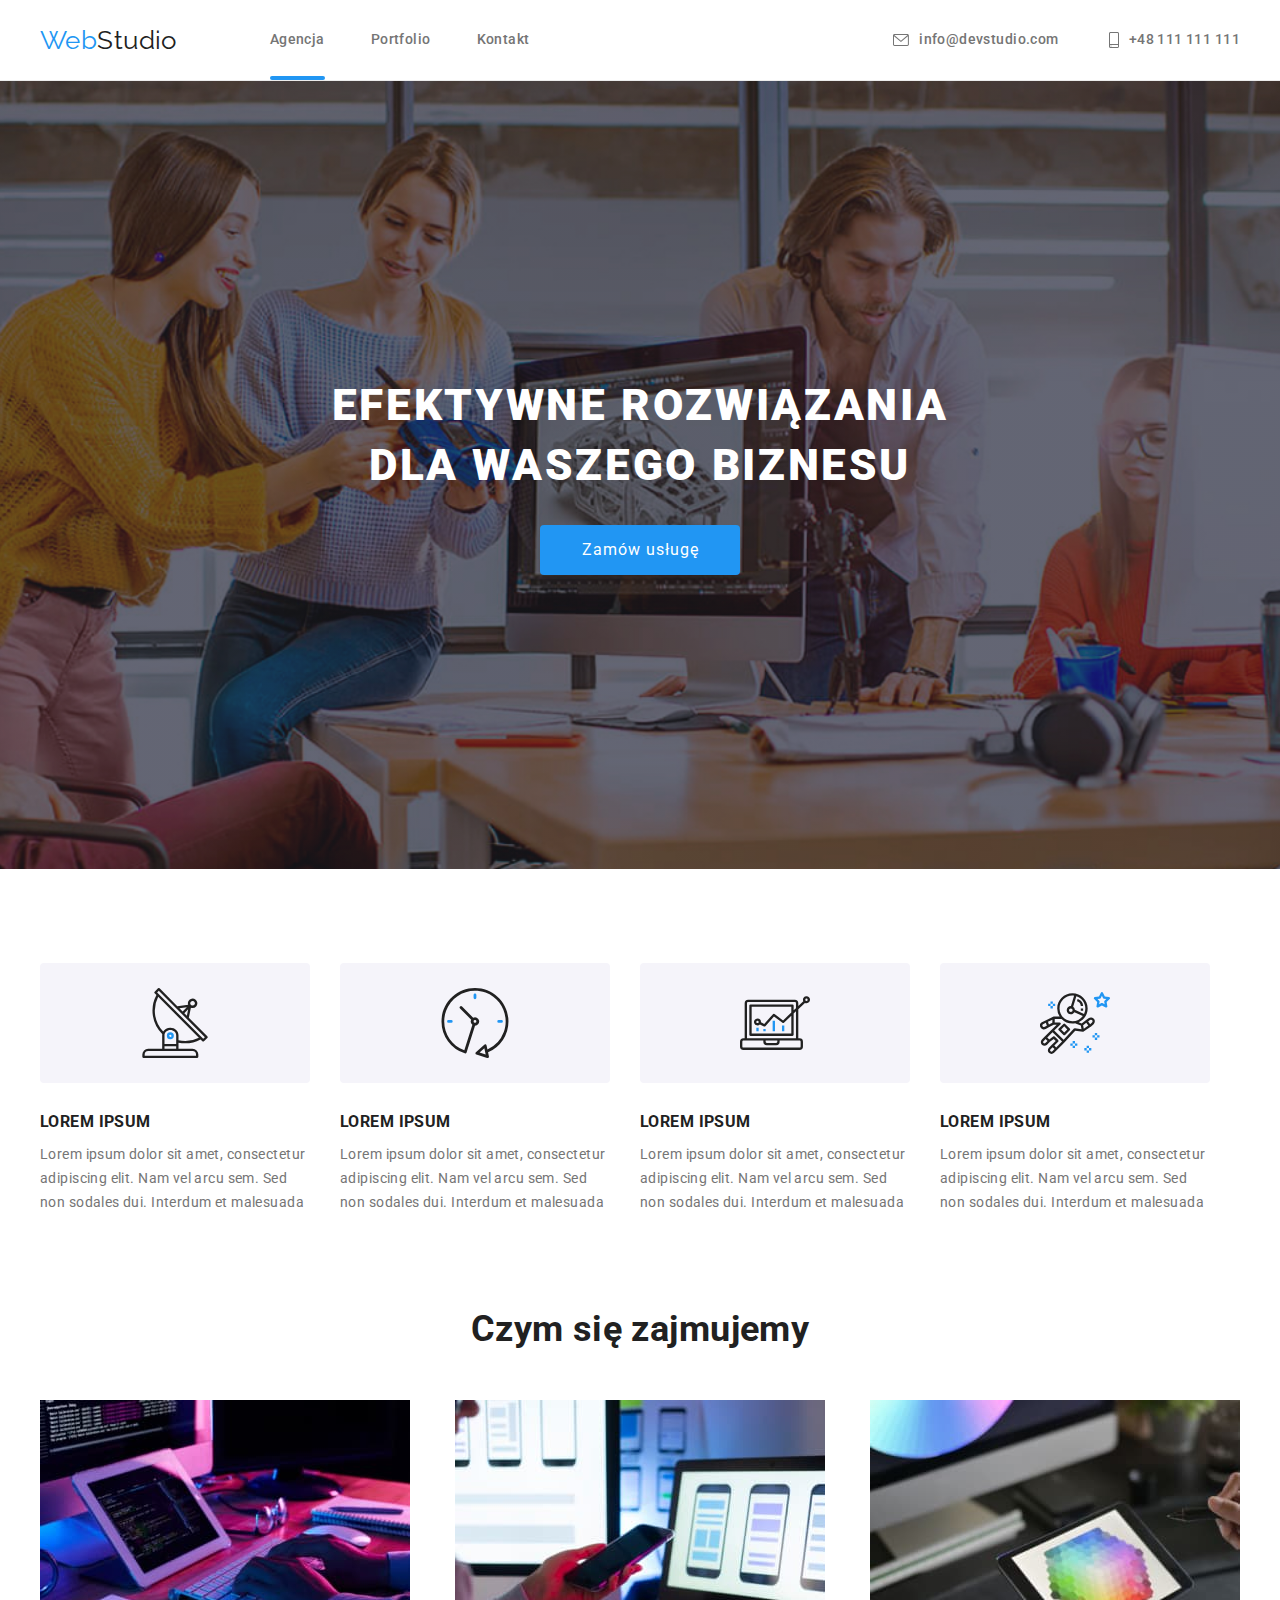
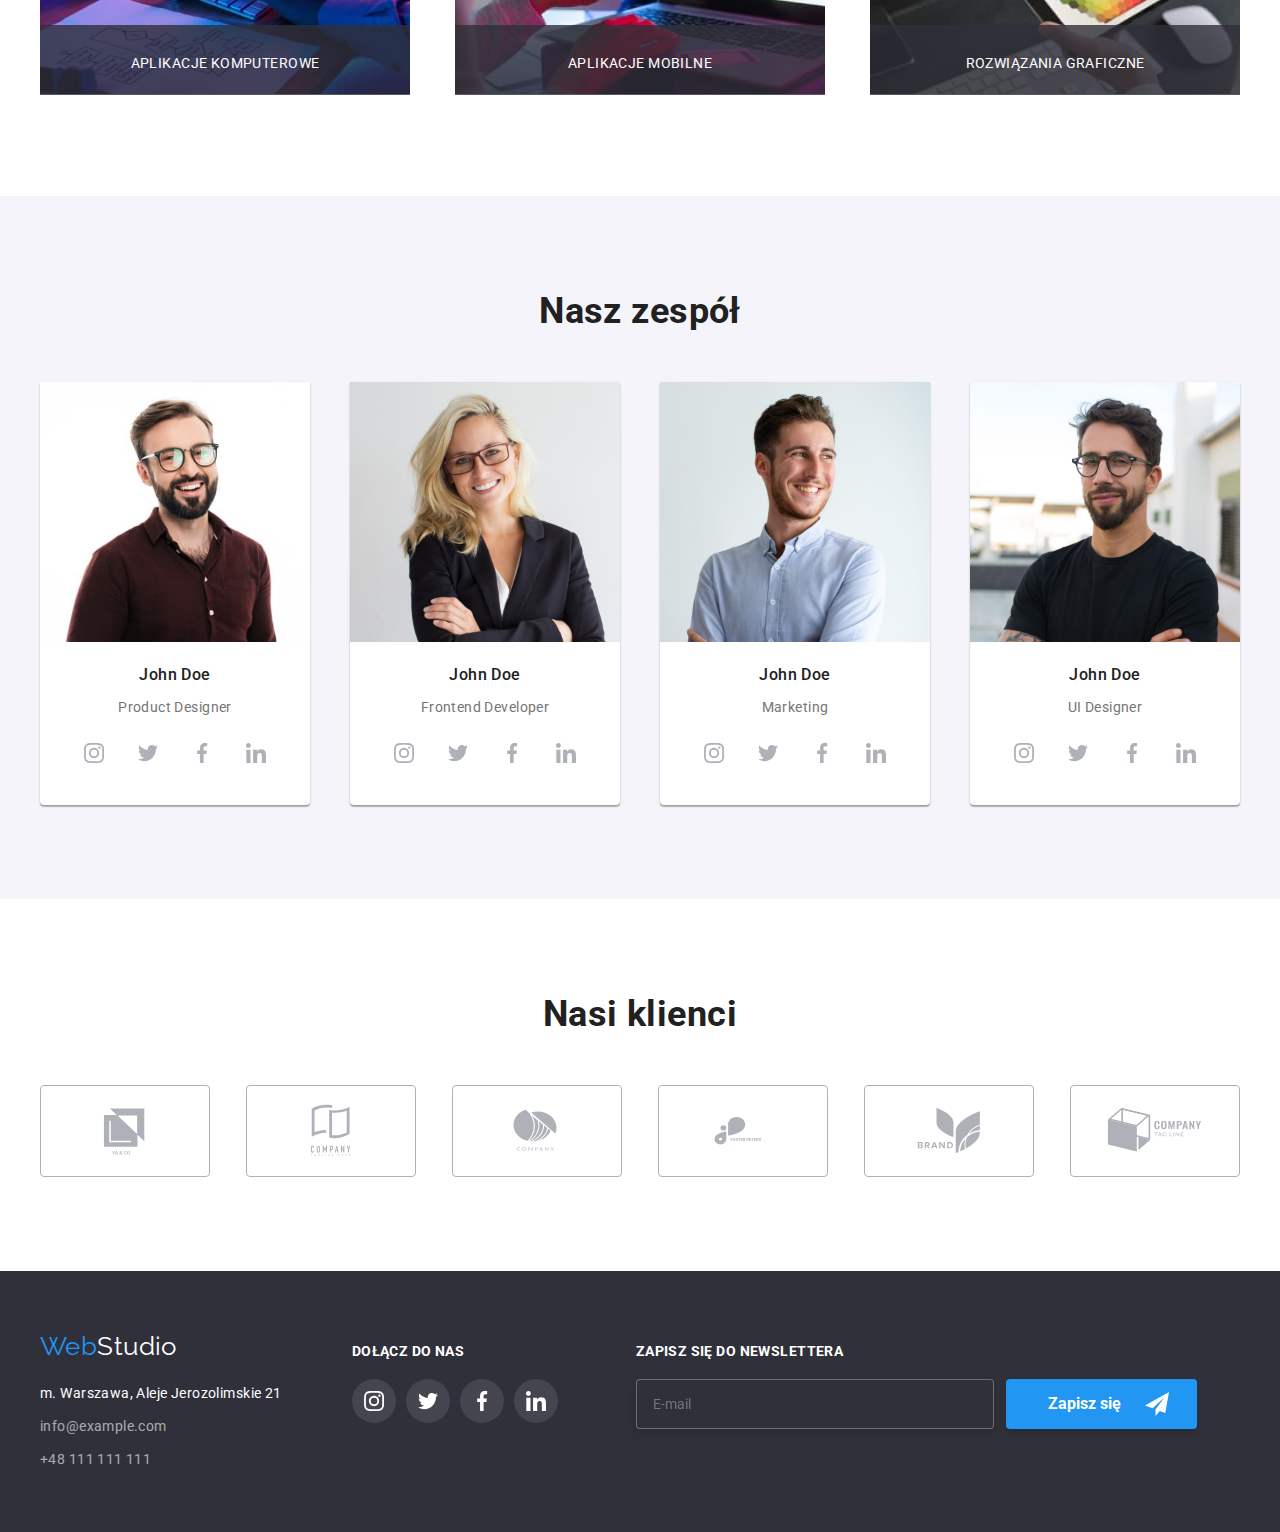
<file: index.html>
<!DOCTYPE html>
<html lang="en">
  <head>
    <meta charset="UTF-8" />
    <meta http-equiv="X-UA-Compatible" content="IE=edge" />
    <meta name="viewport" content="width=device-width, initial-scale=1.0" />
    <link rel="preconnect" href="https://fonts.googleapis.com" />
    <link rel="preconnect" href="https://fonts.gstatic.com" crossorigin />
    <link
      href="https://fonts.googleapis.com/css2?family=Raleway:wght@700&family=Roboto:wght@400;500;700;900&display=swap"
      rel="stylesheet"
    />
    <link
      rel="stylesheet"
      href="https://cdnjs.cloudflare.com/ajax/libs/modern-normalize/1.1.0/modern-normalize.min.css"
      integrity="sha512-wpPYUAdjBVSE4KJnH1VR1HeZfpl1ub8YT/NKx4PuQ5NmX2tKuGu6U/JRp5y+Y8XG2tV+wKQpNHVUX03MfMFn9Q=="
      crossorigin="anonymous"
      referrerpolicy="no-referrer"
    />
    <link rel="stylesheet" href="./css/morern-normalize.min.css" />
    <link rel="stylesheet" href="./css/styles.css" />
    <title>Studio</title>
  </head>
  <body>
    <header class="header">
      <div class="container nav-container">
        <nav class="nav-header">
          <a class="logo link" href="index.html">Web<span class="logo-color">Studio</span></a>
          <ul class="menu">
            <li class="navigation-list">
              <div class="is-active">
                <a class="navigation-list-link link" href="./index.html">Agencja</a>
              </div>
            </li>
            <li class="navigation-list">
              <a class="navigation-list-link link" href="./portfolio.html">Portfolio</a>
            </li>
            <li class="navigation-list">
              <a class="navigation-list-link link" href="/Kontakt">Kontakt</a>
            </li>
          </ul>
        </nav>
        <ul class="contact">
          <li class="mail-list">
            <svg class="contact-svg" width="16" height="12">
              <use href="./images/icons.svg#icon-envelope"></use>
            </svg>
            <a class="link-contact link" href="mailto:info@devstudio.com">info@devstudio.com</a>
          </li>
          <li class="mail-list">
            <svg class="contact-svg" width="10" height="16">
              <use href="./images/icons.svg#icon-smartphone"></use>
            </svg>
            <a class="link-contact link" href="tel:+48111111111">+48 111 111 111</a>
          </li>
        </ul>
      </div>
    </header>
    <!--  Efektywne Rozwiązania hero  -->
    <main>
      <section class="section business-solutions">
        <div class="container business-solutions-container">
          <h1 class="hero-item-text">EFEKTYWNE ROZWIĄZANIA DLA WASZEGO BIZNESU</h1>
          <button type="button" class="business-solutions-button" data-modal-open>
            Zamów usługę
          </button>
        </div>
      </section>
      <section class="section section-lorem">
        <div class="container">
          <ul class="hero-description-list">
            <li class="hero-description-text">
              <div class="box-lorem">
                <svg class="box-lorem-svg" width="70" height="70">
                  <use href="./images/icons.svg#icon-antenna-1"></use>
                </svg>
              </div>
              <h3 class="undertitle">LOREM IPSUM</h3>
              <p class="hero-text">
                Lorem ipsum dolor sit amet, consectetur adipiscing elit. Nam vel arcu sem. Sed non
                sodales dui. Interdum et malesuada
              </p>
            </li>
            <li class="hero-description-text">
              <div class="box-lorem">
                <svg class="box-lorem-svg" width="70" height="70">
                  <use href="./images/icons.svg#icon-clock-1"></use>
                </svg>
              </div>
              <h3 class="undertitle">LOREM IPSUM</h3>
              <p class="hero-text">
                Lorem ipsum dolor sit amet, consectetur adipiscing elit. Nam vel arcu sem. Sed non
                sodales dui. Interdum et malesuada
              </p>
            </li>
            <li class="hero-description-text">
              <div class="box-lorem">
                <svg class="box-lorem-svg" width="70" height="70">
                  <use href="./images/icons.svg#icon-diagram-1"></use>
                </svg>
              </div>
              <h3 class="undertitle">LOREM IPSUM</h3>
              <p class="hero-text">
                Lorem ipsum dolor sit amet, consectetur adipiscing elit. Nam vel arcu sem. Sed non
                sodales dui. Interdum et malesuada
              </p>
            </li>
            <li class="hero-description-text">
              <div class="box-lorem">
                <svg class="box-lorem-svg" width="70" height="70">
                  <use href="./images/icons.svg#icon-astronaut-1"></use>
                </svg>
              </div>
              <h3 class="undertitle">LOREM IPSUM</h3>
              <p class="hero-text">
                Lorem ipsum dolor sit amet, consectetur adipiscing elit. Nam vel arcu sem. Sed non
                sodales dui. Interdum et malesuada
              </p>
            </li>
          </ul>
        </div>
      </section>
      <!--  about  -->
      <section class="section">
        <div class="container">
          <h2 class="secondary-undertitle">Czym się zajmujemy</h2>
          <ul class="about-img-list">
            <div class="aplication">
              <li class="item">
                <img
                  class="abaut-img-list-img"
                  src="./images/1.jpg"
                  alt="computer"
                  width="370"
                  height="294"
                />
              </li>
              <p class="aplication-text">APLIKACJE KOMPUTEROWE</p>
            </div>
            <div class="aplication">
              <li class="item">
                <img
                  class="abaut-img-list-img"
                  src="./images/2.jpg"
                  alt="mobilephone"
                  width="370"
                  height="294"
                />
              </li>
              <p class="aplication-text">APLIKACJE MOBILNE</p>
            </div>
            <div class="aplication">
              <li class="item">
                <img
                  class="abaut-img-list-img"
                  src="./images/3.jpg"
                  alt="tablet"
                  width="370"
                  height="294"
                />
              </li>
              <p class="aplication-text">ROZWIĄZANIA GRAFICZNE</p>
            </div>
          </ul>
        </div>
      </section>
      <!--  team  -->
      <section class="section bg-color">
        <div class="container">
          <h2 class="secondary-undertitle">Nasz zespół</h2>
          <ul class="team-img-list">
            <li class="team-img-list-item">
              <img
                class="team-img-list-img"
                src="./images/7.jpg"
                alt="john doe product designer"
                width="270"
                height="260"
              />
              <h3 class="team-name">John Doe</h3>
              <p class="team-job">Product Designer</p>
              <ul class="social-list">
                <li>
                  <a class="social-media">
                    <svg class="social-media-svg" width="20" height="20">
                      <use href="./images/icons.svg#icon-instagram-2"></use>
                    </svg>
                  </a>
                </li>
                <li>
                  <a class="social-media">
                    <svg class="social-media-svg" width="20" height="20">
                      <use href="./images/icons.svg#icon-twitter-1"></use>
                    </svg>
                  </a>
                </li>
                <li>
                  <a class="social-media">
                    <svg class="social-media-svg" width="20" height="20">
                      <use href="./images/icons.svg#icon-facebook-1"></use>
                    </svg>
                  </a>
                </li>
                <li>
                  <a class="social-media">
                    <svg class="social-media-svg" width="20" height="20">
                      <use href="./images/icons.svg#icon-linkedin-1"></use>
                    </svg>
                  </a>
                </li>
              </ul>
            </li>
            <li class="team-img-list-item">
              <img
                class="team-img-list-img"
                src="./images/4.jpg"
                alt="john doe frontend developer"
                width="270"
                height="260"
              />
              <h3 class="team-name">John Doe</h3>
              <p class="team-job">Frontend Developer</p>
              <ul class="social-list">
                <li>
                  <a class="social-media">
                    <svg class="social-media-svg" width="20" height="20">
                      <use href="./images/icons.svg#icon-instagram-2"></use>
                    </svg>
                  </a>
                </li>
                <li>
                  <a class="social-media">
                    <svg class="social-media-svg" width="20" height="20">
                      <use href="./images/icons.svg#icon-twitter-1"></use>
                    </svg>
                  </a>
                </li>
                <li>
                  <a class="social-media">
                    <svg class="social-media-svg" width="20" height="20">
                      <use href="./images/icons.svg#icon-facebook-1"></use>
                    </svg>
                  </a>
                </li>
                <li>
                  <a class="social-media">
                    <svg class="social-media-svg" width="20" height="20">
                      <use href="./images/icons.svg#icon-linkedin-1"></use>
                    </svg>
                  </a>
                </li>
              </ul>
            </li>
            <li class="team-img-list-item">
              <img
                class="team-img-list-img"
                src="./images/5.jpg"
                alt="john doe marketing"
                width="270"
                height="260"
              />
              <h3 class="team-name">John Doe</h3>
              <p class="team-job">Marketing</p>
              <ul class="social-list">
                <li>
                  <a class="social-media">
                    <svg class="social-media-svg" width="20" height="20">
                      <use href="./images/icons.svg#icon-instagram-2"></use>
                    </svg>
                  </a>
                </li>
                <li>
                  <a class="social-media">
                    <svg class="social-media-svg" width="20" height="20">
                      <use href="./images/icons.svg#icon-twitter-1"></use>
                    </svg>
                  </a>
                </li>
                <li>
                  <a class="social-media">
                    <svg class="social-media-svg" width="20" height="20">
                      <use href="./images/icons.svg#icon-facebook-1"></use>
                    </svg>
                  </a>
                </li>
                <li>
                  <a class="social-media">
                    <svg class="social-media-svg" width="20" height="20">
                      <use href="./images/icons.svg#icon-linkedin-1"></use>
                    </svg>
                  </a>
                </li>
              </ul>
            </li>
            <li class="team-img-list-item">
              <img
                class="team-img-list-img"
                src="./images/6.jpg"
                alt="john doe ui designer"
                width="270"
                height="260"
              />
              <h3 class="team-name">John Doe</h3>
              <p class="team-job">UI Designer</p>
              <ul class="social-list">
                <li>
                  <a class="social-media">
                    <svg class="social-media-svg" width="20" height="20">
                      <use href="./images/icons.svg#icon-instagram-2"></use>
                    </svg>
                  </a>
                </li>
                <li>
                  <a class="social-media">
                    <svg class="social-media-svg" width="20" height="20">
                      <use href="./images/icons.svg#icon-twitter-1"></use>
                    </svg>
                  </a>
                </li>
                <li>
                  <a class="social-media">
                    <svg class="social-media-svg" width="20" height="20">
                      <use href="./images/icons.svg#icon-facebook-1"></use>
                    </svg>
                  </a>
                </li>
                <li>
                  <a class="social-media">
                    <svg class="social-media-svg" width="20" height="20">
                      <use href="./images/icons.svg#icon-linkedin-1"></use>
                    </svg>
                  </a>
                </li>
              </ul>
            </li>
          </ul>
        </div>
      </section>
      <section class="section our-customers">
        <div class="container">
          <h2 class="secondary-undertitle">Nasi klienci</h2>
          <ul class="our-clients">
            <li>
              <a class="companies-clients" href="#">
                <svg width="106" height="60.04">
                  <use class="logo-our-customers" href="./images/icons.svg#icon-Logo"></use>
                </svg>
              </a>
            </li>
            <li>
              <a class="companies-clients" href="#">
                <svg width="106" height="60.04">
                  <use class="logo-our-customers" href="./images/icons.svg#icon-Logo-1"></use>
                </svg>
              </a>
            </li>
            <li>
              <a class="companies-clients" href="#">
                <svg width="106" height="60">
                  <use class="logo-our-customers" href="./images/icons.svg#icon-Logo-2"></use>
                </svg>
              </a>
            </li>
            <li>
              <a class="companies-clients" href="#">
                <svg width="84.44" height="40.62">
                  <use class="logo-our-customers" href="./images/icons.svg#icon-Logo-3"></use>
                </svg>
              </a>
            </li>
            <li>
              <a class="companies-clients" href="#">
                <svg width="106" height="60">
                  <use class="logo" href="./images/icons.svg#icon-Logo-4"></use>
                </svg>
              </a>
            </li>
            <li>
              <a class="companies-clients" href="#">
                <svg width="106" height="60">
                  <use class="logo" href="./images/icons.svg#icon-Logo-5"></use>
                </svg>
              </a>
            </li>
          </ul>
        </div>
      </section>
    </main>
    <footer class="footer">
      <div class="container footer-both">
        <div class="footer-container">
          <a class="logo logo-footer" href="index.html"
            >Web<span class="footer-logo-color">Studio</span></a
          >
          <address>
            <ul class="address list">
              <li class="footer-address footer-li">
                <a
                  class="footer-address-item link"
                  href="https://goo.gl/maps/xpxpCTiTsb5umE3t5"
                  target="_blank"
                  >m. Warszawa, Aleje Jerozolimskie 21</a
                >
              </li>
              <li class="address-mail-footer footer-li">
                <a class="footer-tel-mail" href="mailto:info@example.com">info@example.com</a>
              </li>
              <li class="address-tel-footer">
                <a class="footer-tel-mail" href="tel:+48111111111">+48 111 111 111</a>
              </li>
            </ul>
          </address>
        </div>
        <div class="footer-container-right">
          <h4 class="join-us">DOŁĄCZ DO NAS</h4>
          <ul class="list-svg-join-us">
            <li>
              <a class="svg-join-us">
                <svg class="svg-join-us-svg" width="20" height="20">
                  <use href="./images/icons.svg#icon-instagram-2"></use>
                </svg>
              </a>
            </li>
            <li>
              <a class="svg-join-us">
                <svg class="svg-join-us-svg" width="20" height="20">
                  <use href="./images/icons.svg#icon-twitter-1"></use>
                </svg>
              </a>
            </li>
            <li>
              <a class="svg-join-us">
                <svg class="svg-join-us-svg" width="20" height="20">
                  <use href="./images/icons.svg#icon-facebook-1"></use>
                </svg>
              </a>
            </li>
            <li>
              <a class="svg-join-us">
                <svg class="svg-join-us-svg" width="20" height="20">
                  <use href="./images/icons.svg#icon-linkedin-1"></use>
                </svg>
              </a>
            </li>
          </ul>
        </div>
        <div class="newsletter-box">
          <h4 class="join-us">Zapisz się do newslettera</h4>
          <form class="newsletter-form">
            <label>
              <input class="newsletter-input" type="email" name="email" placeholder="E-mail" />
            </label>
            <button class="newsletter-button" type="submit">
              Zapisz się<svg class="icon-send" width="24" height="24">
                <use href="./images/icons.svg#icon-icon-send"></use>
              </svg>
            </button>
          </form>
        </div>
      </div>
    </footer>
    <div class="backdrop is-hidden" data-modal>
      <div class="modal">
        <button class="btn-close" data-modal-close>
          <svg width="17" height="17">
            <use href="./images/icons.svg#icon-Vector1"></use>
          </svg>
        </button>
        <h3 class="h-modal">Zostaw swoje dane w formularzu poniżej</h3>
        <form class="modal-form">
          <div class="control">
            <label class="label" for="name"> Imie</label>
            <label class="input">
              <svg class="svg-icon-modal" width="12" height="12">
                <use href="./images/icons.svg#icon-person-black"></use>
              </svg>
              <input type="text" name="name" id="name" required />
            </label>
          </div>
          <div class="control">
            <label class="label" for="tel">Telefon</label>
            <label class="input">
              <svg class="svg-icon-modal" width="13" height="13">
                <use href="./images/icons.svg#icon-phone-black"></use>
              </svg>
              <input type="tel" name="phone" id="tel" required />
            </label>
          </div>
          <div class="control">
            <label class="label" for="email">Email</label>
            <label class="input">
              <svg class="svg-icon-modal" width="15" height="12">
                <use href="./images/icons.svg#icon-email-black"></use>
              </svg>
              <input type="email" name="email" id="email" required />
            </label>
          </div>
          <div class="control">
            <label class="label" for="textarea">Komentarz</label>
            <label class="modal-label">
              <textarea
                id="textarea"
                class="modal-textarea"
                name="comment"
                placeholder="Wprowadź tekst"
              ></textarea>
            </label>
          </div>
          <div class="control">
            <input id="input-terms" type="checkbox" class="terms-checkbox" required />
            <label for="input-terms" class="modal-form-checkbox">
              <span class="modal-span"
                >Oświadczam iż akceptuję <a class="rules-privates" href="#">Regulamin</a> i
                <a class="rules-privates" href="#">Politykę Prywatności.</a>
              </span>
            </label>
          </div>
          <button class="modal-button" type="submit">Wyślij</button>
        </form>
      </div>
    </div>
    <script src="./js/modal.js"></script>
  </body>
</html>
</file>
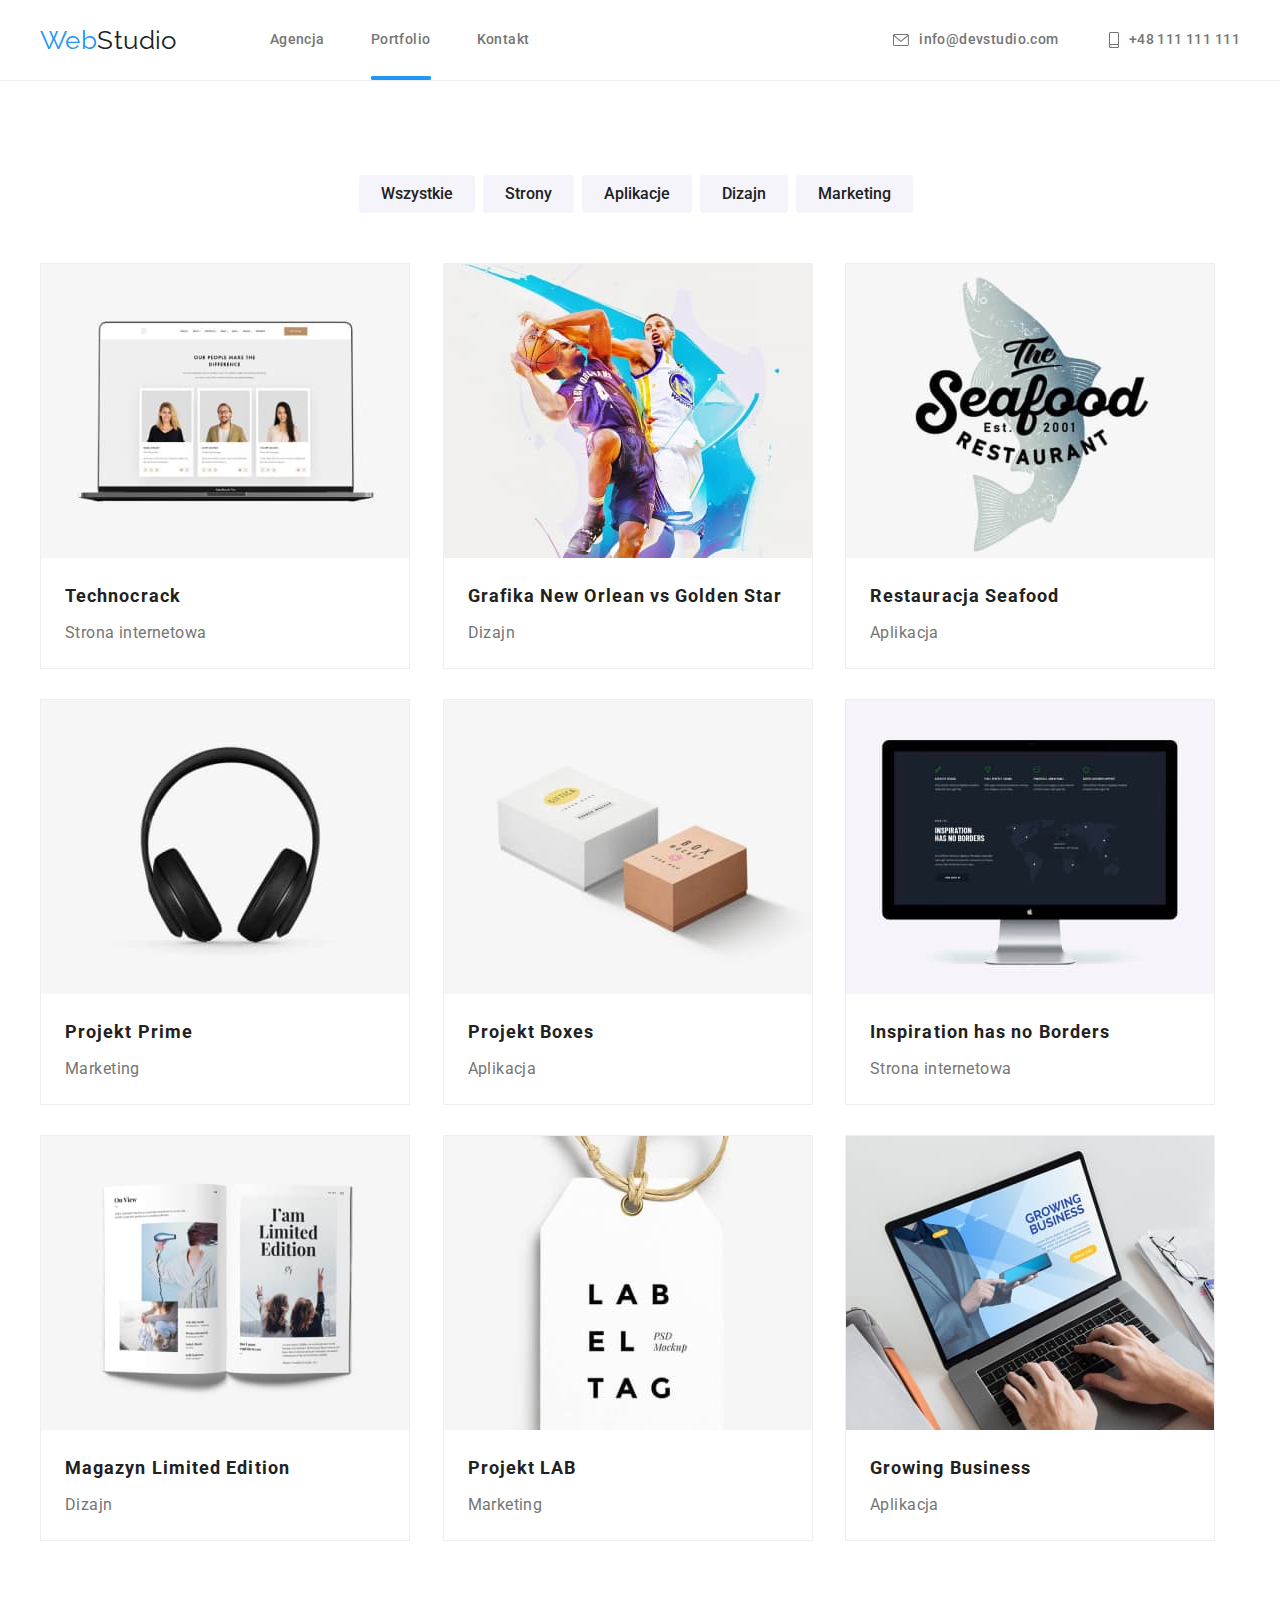
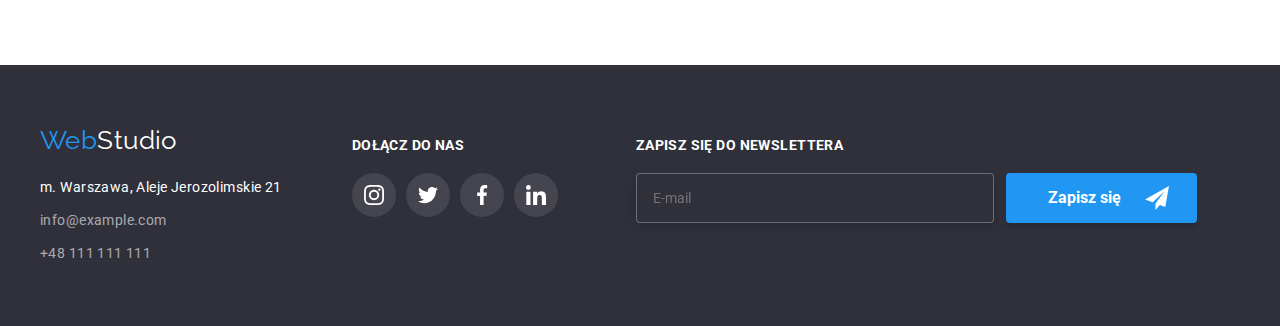
<file: portfolio.html>
<!DOCTYPE html>
<html lang="en">
  <head>
    <meta charset="UTF-8" />
    <meta http-equiv="X-UA-Compatible" content="IE=edge" />
    <meta name="viewport" content="width=device-width, initial-scale=1.0" />
    <link rel="preconnect" href="https://fonts.googleapis.com" />
    <link rel="preconnect" href="https://fonts.gstatic.com" crossorigin />
    <link
      href="https://fonts.googleapis.com/css2?family=Raleway:wght@700&family=Roboto:wght@400;500;700;900&display=swap"
      rel="stylesheet"
    />
    <link rel="stylesheet" href="./css/morern-normalize.min.css" />
    <link rel="stylesheet" href="./css/styles.css" />
    <title>Portfolio</title>
  </head>
  <body>
    <header class="header">
      <div class="container nav-container">
        <nav class="nav-header">
          <a class="logo link" href="index.html">Web<span class="logo-color">Studio</span></a>
          <ul class="menu">
            <li class="navigation-list">
              <a class="navigation-list-link link" href="./index.html">Agencja</a>
            </li>
            <li class="navigation-list is-active">
              <div class="is-active">
                <a class="navigation-list-link link" href="./portfolio.html">Portfolio</a>
              </div>
            </li>
            <li class="navigation-list">
              <a class="navigation-list-link link" href="/Kontakt">Kontakt</a>
            </li>
          </ul>
        </nav>
        <ul class="contact">
          <li class="mail-list">
            <svg class="contact-svg" width="16" height="12">
              <use href="./images/icons.svg#icon-envelope"></use>
            </svg>
            <a class="link-contact link" href="mailto:info@devstudio.com">info@devstudio.com</a>
          </li>
          <li class="mail-list">
            <svg class="contact-svg" width="10" height="16">
              <use href="./images/icons.svg#icon-smartphone"></use>
            </svg>
            <a class="link-contact link" href="tel:+48111111111">+48 111 111 111</a>
          </li>
        </ul>
      </div>
    </header>
    <main>
      <section class="section">
        <div class="container">
          <ul class="buttons-nav">
            <li class="nav-btn-list">
              <button class="nav-button-card" type="button">Wszystkie</button>
            </li>
            <li class="nav-btn-list">
              <button class="nav-button-card" type="button">Strony</button>
            </li>
            <li class="nav-btn-list">
              <button class="nav-button-card" type="button">Aplikacje</button>
            </li>
            <li class="nav-btn-list">
              <button class="nav-button-card" type="button">Dizajn</button>
            </li>
            <li class="nav-btn-list">
              <button class="nav-button-card" type="button">Marketing</button>
            </li>
          </ul>
          <!--Portfolio-->
          <ul class="portfolio-ul-list">
            <li class="portfolio-list">
              <div class="overlay-box">
                <div class="overlay">
                  <p>
                    Technocrack jest popularną platformą wykorzystywaną do rozpowszechniania
                    koronawirusa. Firmy wykorzystują tę platformę do celów szpiegowskich i ataków na
                    niezabezpieczone serwery konkurencji
                  </p>
                </div>
                <img
                  class="portfolio-img"
                  src="./images/port1.jpg"
                  alt="Technocrack"
                  width="370"
                  height="294"
                />
              </div>
              <h3 class="portfolio-item">Technocrack</h3>
              <p class="portfolio-class-description">Strona internetowa</p>
            </li>
            <li class="portfolio-list">
              <div class="overlay-box">
                <div class="overlay">
                  <p>
                    Technocrack jest popularną platformą wykorzystywaną do rozpowszechniania
                    koronawirusa. Firmy wykorzystują tę platformę do celów szpiegowskich i ataków na
                    niezabezpieczone serwery konkurencji
                  </p>
                </div>
                <img
                  class="portfolio-img"
                  src="./images/port2.jpg"
                  alt="Grafika New Orlean vs Golden Star"
                  width="370"
                  height="294"
                />
              </div>
              <h3 class="portfolio-item">Grafika New Orlean vs Golden Star</h3>
              <p class="portfolio-class-description">Dizajn</p>
            </li>
            <li class="portfolio-list">
              <div class="overlay-box">
                <div class="overlay">
                  <p>
                    Technocrack jest popularną platformą wykorzystywaną do rozpowszechniania
                    koronawirusa. Firmy wykorzystują tę platformę do celów szpiegowskich i ataków na
                    niezabezpieczone serwery konkurencji
                  </p>
                </div>
                <img
                  class="portfolio-img"
                  src="./images/port3.jpg"
                  alt="Restauracja Seafood"
                  width="370"
                  height="294"
                />
              </div>
              <h3 class="portfolio-item">Restauracja Seafood</h3>
              <p class="portfolio-class-description">Aplikacja</p>
            </li>
            <li class="portfolio-list">
              <div class="overlay-box">
                <div class="overlay">
                  <p>
                    Technocrack jest popularną platformą wykorzystywaną do rozpowszechniania
                    koronawirusa. Firmy wykorzystują tę platformę do celów szpiegowskich i ataków na
                    niezabezpieczone serwery konkurencji
                  </p>
                </div>
                <img
                  class="portfolio-img"
                  src="./images/port4.jpg"
                  alt="Projekt Prime"
                  width="370"
                  height="294"
                />
              </div>
              <h3 class="portfolio-item">Projekt Prime</h3>
              <p class="portfolio-class-description">Marketing</p>
            </li>
            <li class="portfolio-list">
              <div class="overlay-box">
                <div class="overlay">
                  <p>
                    Technocrack jest popularną platformą wykorzystywaną do rozpowszechniania
                    koronawirusa. Firmy wykorzystują tę platformę do celów szpiegowskich i ataków na
                    niezabezpieczone serwery konkurencji
                  </p>
                </div>
                <img
                  class="portfolio-img"
                  src="./images/port5.jpg"
                  alt="Projekt Boxes"
                  width="370"
                  height="294"
                />
              </div>
              <h3 class="portfolio-item">Projekt Boxes</h3>
              <p class="portfolio-class-description">Aplikacja</p>
            </li>
            <li class="portfolio-list">
              <div class="overlay-box">
                <div class="overlay">
                  <p>
                    Technocrack jest popularną platformą wykorzystywaną do rozpowszechniania
                    koronawirusa. Firmy wykorzystują tę platformę do celów szpiegowskich i ataków na
                    niezabezpieczone serwery konkurencji
                  </p>
                </div>
                <img
                  class="portfolio-img"
                  src="./images/port6.jpg"
                  alt="Inspiration has no Borders"
                  width="370"
                  height="294"
                />
              </div>
              <h3 class="portfolio-item">Inspiration has no Borders</h3>
              <p class="portfolio-class-description">Strona internetowa</p>
            </li>
            <li class="portfolio-list">
              <div class="overlay-box">
                <div class="overlay">
                  <p>
                    Technocrack jest popularną platformą wykorzystywaną do rozpowszechniania
                    koronawirusa. Firmy wykorzystują tę platformę do celów szpiegowskich i ataków na
                    niezabezpieczone serwery konkurencji
                  </p>
                </div>
                <img
                  class="portfolio-img"
                  src="./images/port7.jpg"
                  alt="Magazyn Limited Edition"
                  width="370"
                  height="294"
                />
              </div>
              <h3 class="portfolio-item">Magazyn Limited Edition</h3>
              <p class="portfolio-class-description">Dizajn</p>
            </li>
            <li class="portfolio-list">
              <div class="overlay-box">
                <div class="overlay">
                  <p>
                    Technocrack jest popularną platformą wykorzystywaną do rozpowszechniania
                    koronawirusa. Firmy wykorzystują tę platformę do celów szpiegowskich i ataków na
                    niezabezpieczone serwery konkurencji
                  </p>
                </div>
                <img
                  class="portfolio-img"
                  src="./images/port8.jpg"
                  alt="Projekt LAB"
                  width="370"
                  height="294"
                />
              </div>
              <h3 class="portfolio-item">Projekt LAB</h3>
              <p class="portfolio-class-description">Marketing</p>
            </li>
            <li class="portfolio-list">
              <div class="overlay-box">
                <div class="overlay">
                  <p>
                    Technocrack jest popularną platformą wykorzystywaną do rozpowszechniania
                    koronawirusa. Firmy wykorzystują tę platformę do celów szpiegowskich i ataków na
                    niezabezpieczone serwery konkurencji
                  </p>
                </div>
                <img
                  class="portfolio-img"
                  src="./images/port9.jpg"
                  alt="Growing Business"
                  width="370"
                  height="294"
                />
              </div>
              <h3 class="portfolio-item">Growing Business</h3>
              <p class="portfolio-class-description">Aplikacja</p>
            </li>
          </ul>
        </div>
      </section>
    </main>
    <footer class="footer">
      <div class="container footer-both">
        <div class="footer-container">
          <a class="logo logo-footer" href="index.html"
            >Web<span class="footer-logo-color">Studio</span></a
          >
          <address>
            <ul class="address list">
              <li class="footer-address footer-li">
                <a
                  class="footer-address-item link"
                  href="https://goo.gl/maps/xpxpCTiTsb5umE3t5"
                  target="_blank"
                  >m. Warszawa, Aleje Jerozolimskie 21</a
                >
              </li>
              <li class="address-mail-footer footer-li">
                <a class="footer-tel-mail" href="mailto:info@example.com">info@example.com</a>
              </li>
              <li class="address-tel-footer">
                <a class="footer-tel-mail" href="tel:+48111111111">+48 111 111 111</a>
              </li>
            </ul>
          </address>
        </div>
        <div class="footer-container-right">
          <h4 class="join-us">DOŁĄCZ DO NAS</h4>
          <ul class="list-svg-join-us">
            <li>
              <a class="svg-join-us">
                <svg class="svg-join-us-svg" width="20" height="20">
                  <use href="./images/icons.svg#icon-instagram-2"></use>
                </svg>
              </a>
            </li>
            <li>
              <a class="svg-join-us">
                <svg class="svg-join-us-svg" width="20" height="20">
                  <use href="./images/icons.svg#icon-twitter-1"></use>
                </svg>
              </a>
            </li>
            <li>
              <a class="svg-join-us">
                <svg class="svg-join-us-svg" width="20" height="20">
                  <use href="./images/icons.svg#icon-facebook-1"></use>
                </svg>
              </a>
            </li>
            <li>
              <a class="svg-join-us">
                <svg class="svg-join-us-svg" width="20" height="20">
                  <use href="./images/icons.svg#icon-linkedin-1"></use>
                </svg>
              </a>
            </li>
          </ul>
        </div>
        <div class="newsletter-box">
          <h4 class="join-us">Zapisz się do newslettera</h4>
          <form class="newsletter-form">
            <label>
              <input class="newsletter-input" type="email" name="email" placeholder="E-mail" />
            </label>
            <button class="newsletter-button" type="submit">
              Zapisz się<svg class="icon-send" width="24" height="24">
                <use href="./images/icons.svg#icon-icon-send"></use>
              </svg>
            </button>
          </form>
        </div>
      </div>
    </footer>
  </body>
</html>
</file>
<file: css/styles.css>
:root {
  --main-font: 'Roboto', sans-serif;
  --secondary-font: 'Raleway', sans-serif;
  --main-color: #2196f3;
  --secondary-color: #212121;
  --navigation-color: #757575;
  --button-background-color: #f5f4fa;
  --focus-color: #ffffff;
  --hero-item-background-color: #2f303a;
}
*,
*::before,
*::after {
  box-sizing: border-box;
}
* {
  margin: 0;
  padding: 0;
}
ul {
  list-style-type: none;
}
button {
  cursor: pointer;
}
body {
  font-family: var(--main-font);
  font-size: 14px;
  line-height: 1.714;
  letter-spacing: 0.03em;
}
a {
  text-decoration: none;
}
.section {
  padding: 94px 0;
}
.section-lorem {
  padding-bottom: 0;
}
.container {
  max-width: 1200px;
  width: 100%;
  margin: 0 auto;
}
/* ---------- HEADER --------------*/
.btn-close {
  position: absolute;
  right: 8px;
  top: 8px;
  width: 18px;
  height: 18px;
  border-radius: 50%;
  padding: 6px;
  fill: rgba(0, 0, 0, 1);
  background: #ffffff;
  border: 1px solid rgba(0, 0, 0, 0.1);
  display: flex;
  justify-content: center;
  align-items: center;
}
.btn-close:hover {
  fill: var(--main-color);
  border-color: var(--main-color);
  transition-property: fill, border-color;
  transition-duration: 250ms;
  transition-timing-function: cubic-bezier(0.4, 0, 0.2, 1);
}
.img {
  display: block;
}
.is-active {
  position: relative;
}
.is-active::after {
  content: '';
  position: absolute;
  background: rgba(33, 150, 243, 1);
  border-radius: 2px;
  width: 100%;
  height: 4px;
  top: 48px;
  display: block;
}
.header {
  border-bottom: 1px solid #ececec;
  background-color: var(--focus-color);
  justify-content: center;
  display: flex;
}
.menu {
  display: flex;
  column-gap: 46px;
  justify-content: space-between;
}
.contact-svg {
  margin-right: 10px;
}
.contact {
  display: flex;
  column-gap: 50px;
  fill: var(--navigation-color);
  justify-content: center;
}
.nav-container {
  display: flex;
  align-items: center;
  justify-content: space-between;
  height: 80px;
}
.nav-header {
  display: flex;
  column-gap: 93px;
  align-items: center;
}
.logo,
.logo-color {
  font-family: var(--secondary-font);
  font-size: 26px;
  line-height: 1.192;
  color: var(--main-color);
}
.logo {
  color: var(--main-color);
}
.logo-color {
  color: var(--secondary-color);
}
.navigation-list-link,
.navigation-list-link:hover,
.navigation-list-link:focus,
.link-contact:hover,
.link-contact:focus {
  color: var(--main-color);
}
.navigation-list-link,
.link-contact {
  font-style: var(--main-font);
  color: var(--navigation-color);
  font-weight: 500;
}
.mail-list {
  display: flex;
  align-items: center;
}
.mail-list:hover,
.mail-list:focus {
  color: var(--main-color);
  fill: var(--main-color);
}
/* -----------END HEADER --------- */
/* ---------- MAIN --------------*/
.is-hidden {
  pointer-events: none;
  visibility: hidden;
  opacity: 0;
}
.backdrop {
  position: fixed;
  left: 0;
  right: 0;
  top: 0;
  bottom: 0;
  background: rgba(0, 0, 0, 0.2);
  transition: visibility 0.5s linear, opacity 0.5s linear;
}
.item {
  position: relative;
}
.aplication {
  position: relative;
  overflow: hidden;
  background-color: #fff;
  justify-content: center;
  text-align: center;
}
.aplication > .aplication-text {
  position: absolute;
  bottom: 7px;
  width: 100%;
  height: 70px;
  padding: 27px;
  background-color: rgba(47, 48, 58, 0.8);
  color: #fff;
}
.social-list {
  display: flex;
  gap: 10px;
  justify-content: center;
}
.social-media {
  width: 44px;
  height: 44px;
  border-radius: 50%;
  margin-bottom: 30px;
  margin-top: 16px;
  display: flex;
  padding: 12px;
  fill: rgba(175, 177, 184, 1);
}
.social-media:hover,
.social-media:focus {
  background: var(--main-color);
  fill: var(--focus-color);
}
.svg-join-us-border {
  border: 1px solid rgba(175, 177, 184, 1);
  padding: 17.71px 32px 14.25px 32px;
}
.our-clients {
  display: flex;
  gap: 30px;
  margin-top: 50px;
  fill: rgba(175, 177, 184, 1);
  justify-content: space-between;
}

.companies-clients:hover,
.companies-clients:focus {
  fill: var(--main-color);
  border-color: var(--main-color);
}
.companies-clients {
  width: 170px;
  height: 92px;
  border: 1px solid rgba(175, 177, 184, 1);
  border-radius: 4px;
  display: flex;
  justify-content: center;
  align-items: center;
  fill: rgba(175, 177, 184, 1);
}
.box-lorem {
  width: 270px;
  height: 120px;
  border-radius: 4px;
  background-color: #f5f4fa;
  margin-bottom: 30px;
  display: flex;
  justify-content: center;
  align-items: center;
}
.about-img-list {
  display: flex;
  column-gap: 30px;
  justify-content: space-between;
}
.team-job {
  line-height: 1.187;
  color: var(--navigation-color);
  text-align: center;
}
.team-name {
  font-weight: 500;
  line-height: 1.187;
  color: var(--secondary-color);
  text-align: center;
  padding: 15px;
  font-size: 16px;
}
.team-img-list-item {
  background-color: var(--focus-color);
  display: inline-block;
  justify-content: space-between;
  width: 270px;
  box-shadow: 0 1px 3px rgba(0, 0, 0, 0.12), 0 1px 1px rgba(0, 0, 0, 0.14),
    0 2px 1px rgba(0, 0, 0, 0.2);
  border-radius: 0 0 4px 4px;
}
.team-img-list {
  display: flex;
  column-gap: 30px;
  justify-content: space-between;
}
.secondary-undertitle {
  font-size: 36px;
  line-height: 1.167;
  color: var(--secondary-color);
  margin-bottom: 50px;
  text-align: center;
}
.hero-text {
  font-family: var(--main-font);
  line-height: 24px;
  color: var(--navigation-color);
  font-size: 14px;
}
.undertitle {
  line-height: 1.143;
  text-transform: uppercase;
  color: var(--secondary-color);
  margin-bottom: 10px;
}
.hero-item-text {
  font-weight: 900;
  font-size: 44px;
  line-height: 60px;
  letter-spacing: 0.06em;
  text-transform: uppercase;
  color: var(--focus-color);
  margin: 0 auto;
  width: 696px;
  margin-top: 200px;
}
.hero-description-list {
  display: flex;
  justify-content: space-between;
}
.hero-description-text {
  margin-right: 30px;
}
.hero-item {
  background-color: var(--hero-item-background-color);
}
.hero-model-btn {
  font-family: var(--main-font);
  font-size: 16px;
  line-height: 30px;
  background-color: var(--button-background-color);
  box-shadow: 0px 4px 4px rgba(0, 0, 0, 0.15);
  border-radius: 4px;
  line-height: 1.875;
  letter-spacing: 0.06em;
  color: var(--secondary-color);
}
.hero-model-btn:hover,
.hero-model-btn:focus {
  color: var(--focus-color);
  background-color: var(--main-color);
}
.business-solutions {
  background-image: linear-gradient(to right, rgba(47, 48, 58, 0.4), rgba(47, 48, 58, 0.4)),
    url(../images/img-bg.jpg);
  background-repeat: no-repeat;
  background-size: cover;
  background-position: center;
}
.business-solutions-container {
  text-align: center;
}
.business-solutions-button {
  font-family: var(--main-font);
  font-size: 16px;
  line-height: 30px;
  background-color: var(--main-color);
  letter-spacing: 0.06em;
  color: var(--focus-color);
  padding: 10px 41px 10px 42px;
  margin-top: 30px;
  margin-bottom: 200px;
  border-radius: 4px;
  border: none;
}
.nav-button-card {
  font-family: var(--main-font);
  font-size: 16px;
  font-weight: 500;
  line-height: 1.625;
  padding: 6px 22px 6px 22px;
  color: var(--secondary-color);
  background-color: var(--button-background-color);
  border-radius: 4px;
  margin-right: 8px;
  border: none;
}
.bg-color {
  background-color: var(--button-background-color);
}
.nav-button-card:hover,
.nav-button-card:focus {
  color: var(--focus-color);
  background-color: var(--main-color);
  box-shadow: 0 2px 2px 0 rgba(0, 0, 0, 0.12), 0 1px 2px 0 rgba(0, 0, 0, 0.08),
    0 3px 1px 0 rgba(0, 0, 0, 0.1);
}
.buttons-nav {
  display: flex;
  justify-content: center;
  margin-bottom: 50px;
}
.nav-link {
  font-family: var(--main-font);
  font-size: 16px;
  font-weight: 500;
  line-height: 1.625;
  color: var(--focus-color);
  border: 0;
}
.nav-link:hover,
.nav-link:focus {
  color: var(--main-color);
}
/* ---------- END-MAIN --------------*/
/* ---------- PORTFOLIO --------------*/
.portfolio-ul-list {
  display: flex;
  justify-content: space-between;
  flex-wrap: wrap;
}
.portfolio-list:hover {
  box-shadow: 1px 4px 6px 0 rgba(0, 0, 0, 0.16), 0 4px 4px 0 rgba(0, 0, 0, 0.06),
    0 1px 1px 0 rgba(0, 0, 0, 0.12);
}
.portfolio-list {
  position: relative;
  overflow: hidden;
  display: inline-block;
  justify-content: space-between;
  width: 370px;
  border: 1px solid #eeeeee;
  margin: 0 25px 30px 0;
}
.portfolio-item {
  font-size: 18px;
  line-height: 2;
  letter-spacing: 0.06em;
  color: var(--secondary-color);
  margin: 20px 24px 4px 24px;
}
.portfolio-class-description {
  font-size: 16px;
  line-height: 1.875;
  color: var(--navigation-color);
  display: block;
  margin: 0 24px 20px 24px;
}
.overlay-box {
  position: relative;
  overflow: hidden;
  width: 370px;
  height: 294px;
}
.overlay {
  width: 100%;
  height: 100%;
  position: absolute;
  background-color: rgba(33, 150, 243, 0.9);
  transform: translateY(100%);
  transition-duration: 250ms;
  transition-timing-function: cubic-bezier(0.4, 0, 0.2, 1);
}
.overlay-box:hover .overlay,
.overlay-box:focus .overlay {
  transform: translateY(0);
}
.overlay p {
  font-style: normal;
  font-weight: 400;
  font-size: 18px;
  line-height: 1.55;
  letter-spacing: 0.03em;
  color: var(--focus-color);
  padding: 49px 45px 49px 24px;
}
/* ---------- END-PORTFOLIO --------------*/
/* ---------- FOOTER --------------*/
.social-link {
  border-radius: 50%;
  padding: 12px;
  color: var(--focus-color);
  background-color: rgba(255, 255, 255, 0.1);
}
.footer-tel-mail {
  font-style: normal;
  color: rgba(255, 255, 255, 0.6);
}
.footer-tel-mail:hover,
.footer-tel-mail:focus {
  color: var(--main-color);
}
.footer-address-item {
  font-family: var(--main-font);
  color: var(--focus-color);
  font-style: normal;
}
.footer-address-item:hover,
.footer-address-item:focus {
  color: var(--main-color);
}
.footer-logo-color {
  color: rgba(255, 255, 255, 1);
}
.logo-footer {
  display: inline-block;
  margin-bottom: 20px;
}
.footer-li {
  padding-bottom: 9px;
}
.footer {
  background: var(--hero-item-background-color);
  padding: 60px 0;
  display: flex;
}
.footer-both {
  display: flex;
}
.footer-container {
  padding-right: 70px;
}
.footer-container-right {
  padding-right: 78px;
  margin-top: 12px;
}
.join-us {
  font-family: var(--main-font);
  font-size: 14px;
  font-weight: 700;
  line-height: 16px;
  letter-spacing: 0.03em;
  color: var(--focus-color);
  text-transform: uppercase;
}
.list-svg-join-us {
  display: flex;
  gap: 10px;
  padding-top: 20px;
}
.svg-join-us {
  width: 44x;
  height: 44px;
  border-radius: 50%;
  padding: 12px;
  background-color: rgba(255, 255, 255, 0.1);
  display: flex;
  fill: var(--focus-color);
}
.svg-join-us:hover,
.svg-join-us:focus {
  background: var(--main-color);
  fill: var(--focus-color);
}
.newsletter-button {
  position: relative;
  padding: 10px 76px 10px 42px;
  background-color: var(--main-color);
  color: var(--focus-color);
  font-size: 16px;
  font-weight: 700;
  box-shadow: 0px 4px 4px rgba(0, 0, 0, 0.15);
  border-radius: 4px;
  border: none;
  cursor: pointer;
  margin-left: 12px;
  text-align: center;
  align-items: center;
}
.newsletter-input {
  width: 358px;
  height: 50px;
  border: 1px solid rgba(255, 255, 255, 0.3);
  filter: drop-shadow(0px 4px 4px rgba(0, 0, 0, 0.15));
  border-radius: 4px;
  padding: 15px 16px;
  background: #2f303a;
}
.newsletter-form {
  display: flex;
  margin-top: 20px;
  margin-right: 12px;
}
.newsletter-box {
  box-sizing: border-box;
  flex-direction: column;
  margin-top: 12px;
}
/* ---------- Modal --------------*/
.rules-privates {
  color: var(--main-color);
}
.h-modal {
  font-family: var(--main-font);
  font-size: 20px;
  font-weight: 700;
  line-height: 23px;
  letter-spacing: 0.03em;
  text-align: center;
  margin-top: 40px;
}
.modal-textarea {
  width: 448px;
  height: 120px;
  margin-top: 4px;
  padding: 12px 16px;
  border: 1px solid rgba(33, 33, 33, 0.2);
  border-radius: 4px;
  margin-bottom: 20px;
  resize: none;
  outline: none;
}
.modal-textarea:focus {
  border-color: var(--main-color);
  transition: 250ms cubic-bezier(0.4, 0, 0.2, 1);
}
.modal-button {
  padding: 10px 76px;
  background: var(--main-color);
  box-shadow: 0px 4px 4px rgba(0, 0, 0, 0.15);
  border-radius: 4px;
  border: none;
  font-family: var(--main-font);
  font-size: 16px;
  font-weight: 700;
  line-height: 30px;
  letter-spacing: 0.06em;
  text-align: center;
  color: var(--focus-color);
  margin: 30px 164px 40px 164px;
}
.icon-send {
  fill: var(--focus-color);
  width: 24px;
  height: 24px;
  position: absolute;
  top: 13px;
  right: 28px;
}
input {
  border: none;
  outline: none;
}
input:hover {
  outline: none;
}
.input {
  display: flex;
  width: 448px;
  height: 40px;
  border: 1px solid rgba(33, 33, 33, 0.2);
  border-radius: 4px;
  margin-top: 4px;
  align-items: center;
}
.label {
  display: block;
  font-size: 12px;
  line-height: 14px;
  margin: 10px 0 4px 0;
  letter-spacing: 0, 01em;
  color: #757575;
}
.svg-icon-modal {
  margin: 14px 15px;
  fill: var(--secondary-color);
}
.svg-icon-modal:hover,
.svg-icon-modal:focus {
  fill: var(--main-color);
  transition: 250ms cubic-bezier(0.4, 0, 0.2, 1);
}
.input:focus-within {
  border-color: var(--main-color);
  fill: var(--main-color);
  transition: 250ms cubic-bezier(0.4, 0, 0.2, 1);
}
.modal {
  top: 50%;
  left: 50%;
  width: 528px;
  height: 581px;
  background-color: var(--focus-color);
  box-shadow: 0px 1px 3px rgba(0, 0, 0, 0.12), 0px 1px 1px rgba(0, 0, 0, 0.14),
    0px 2px 1px rgba(0, 0, 0, 0.2);
  border-radius: 4px;
  position: fixed;
  z-index: 1;
  transition-property: visibility, opacity, transform;
  transition-duration: 2s;
  transform: translateX(-50%) translateY(-50%) scale(1);
  opacity: 1;
  visibility: visible;
  display: inline-block;
  align-content: center;
}
.control {
  margin-left: 40px;
}
.terms-checkbox {
  appearance: none;
}
.modal-form-checkbox {
  position: relative;
  cursor: pointer;
}
.modal-form-checkbox::before {
  position: absolute;
  display: block;
  bottom: 2px;
  content: '';
  width: 16px;
  height: 15px;
  background-image: url("data:image/svg+xml;charset=utf8,%3Csvg xmlns='http://www.w3.org/2000/svg' width='16' height='15' fill='none'%3E%3Cpath fill='%23212121' d='M14.222 1.667v11.666H1.778V1.667h12.444Zm0-1.667H1.778C.8 0 0 .75 0 1.667v11.666C0 14.25.8 15 1.778 15h12.444C15.2 15 16 14.25 16 13.333V1.667C16 .75 15.2 0 14.222 0Z'/%3E%3C/svg%3E");
}
.terms-checkbox:checked + .modal-form-checkbox::before {
  background-image: url("data:image/svg+xml;charset=utf8,%3Csvg xmlns='http://www.w3.org/2000/svg' width='16' height='15' fill='none'%3E%3Crect width='16' height='15' fill='%232196F3' rx='2'/%3E%3Cpath fill='%23fff' stroke='%23fff' stroke-width='.2' d='m3.957 7.752-.069-.066-.069.065-.888.842-.076.072.076.073 3.496 3.334.069.066.069-.066 7.504-7.158.076-.073-.076-.072-.882-.841-.069-.066-.069.066-6.553 6.246-2.539-2.422Z'/%3E%3C/svg%3E");
  background-position: center;
  border: none;
}
.control:focus-within svg {
  fill: var(--main-color);
}
.modal-span {
  font-family: var(--main-font);
  font-size: 14px;
  line-height: 24px;
  color: var(--navigation-color);
  padding-left: 27px;
}
</file>
